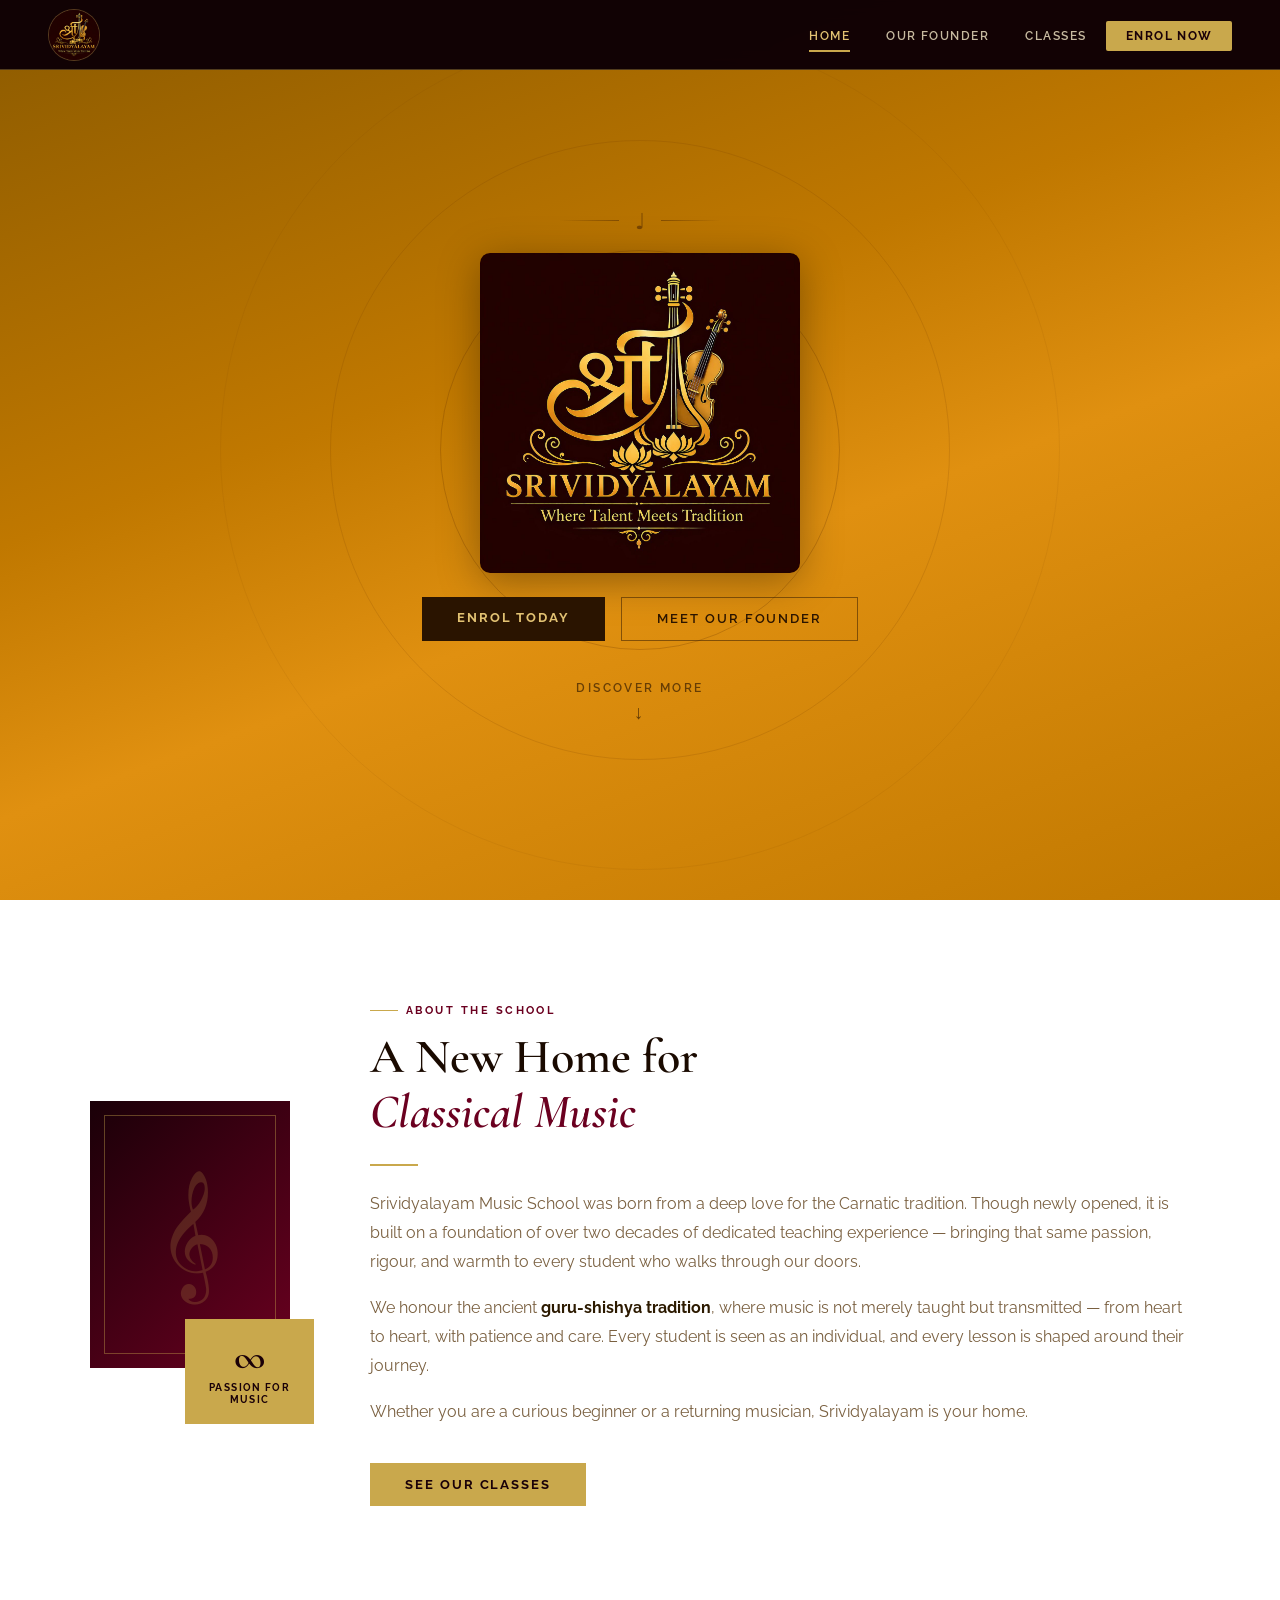
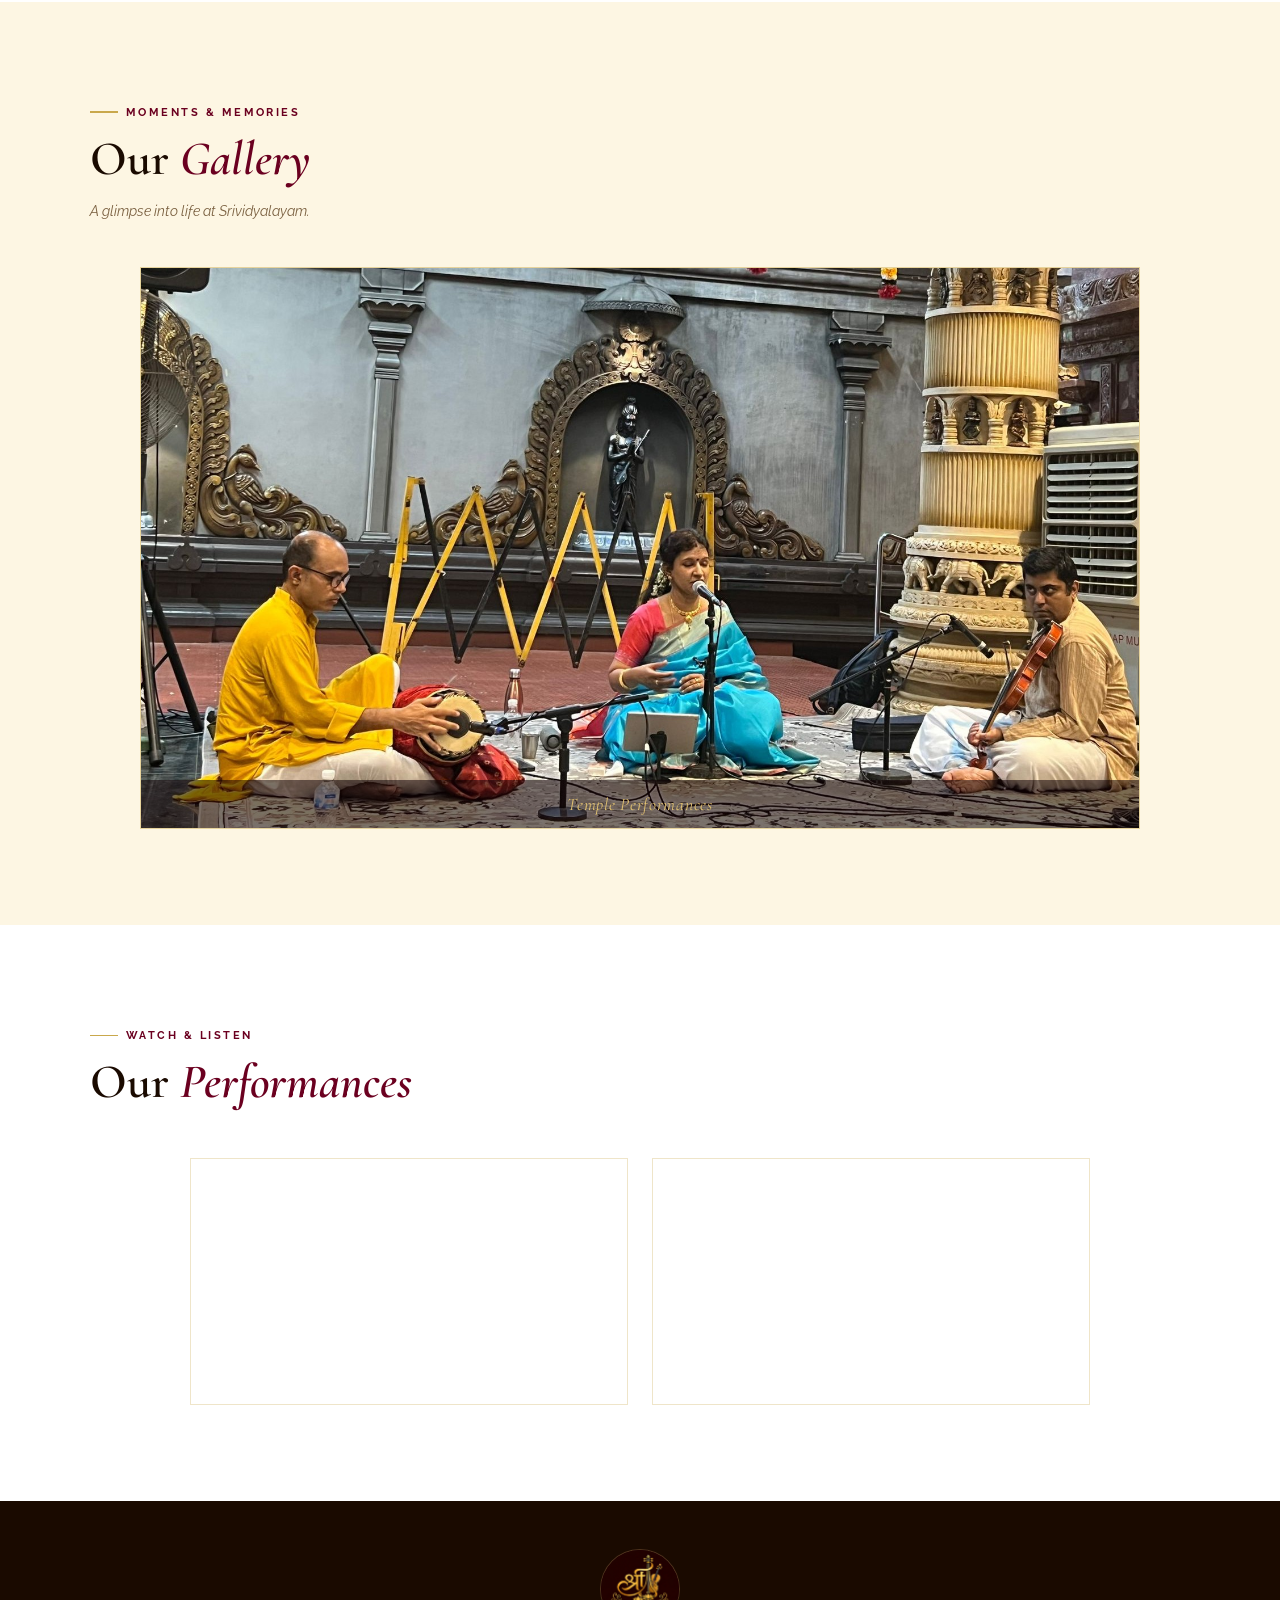
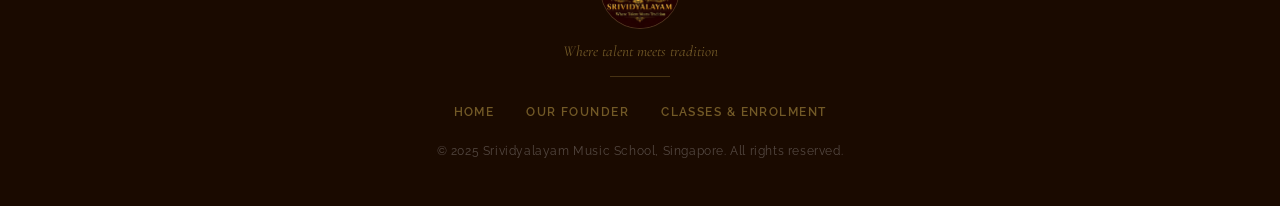
<file: srividyalayam/index.html>
<!DOCTYPE html>
<html lang="en">
<head>
  <meta charset="UTF-8" />
  <meta name="viewport" content="width=device-width, initial-scale=1.0" />
  <title>Srividyalayam Music School</title>
  <link rel="stylesheet" href="css/style.css" />
  <link rel="stylesheet" href="css/index.css" />
</head>
<body>

  <!-- NAV -->
  <nav>
    <a class="nav-logo" href="index.html">
      <img src="images/logo.jpg" alt="Srividyalayam Music School" />
    </a>
    <button class="nav-hamburger" aria-label="Toggle menu">
      <span></span><span></span><span></span>
    </button>
    <ul class="nav-links">
      <li><a href="index.html">Home</a></li>
      <li><a href="founder.html">Our Founder</a></li>
      <li><a href="classes.html">Classes</a></li>
      <li><a href="classes.html#enrol" class="nav-cta">Enrol Now</a></li>
    </ul>
  </nav>

  <!-- HERO -->
  <section id="hero">
    <div class="hero-ornament"></div>
    <div class="hero-ornament"></div>
    <div class="hero-ornament"></div>
    <div class="hero-content">
      <div class="hero-divider">
        <div class="hero-line"></div>
        <span>♩</span>
        <div class="hero-line right"></div>
      </div>
      <img src="images/logo.jpg" style="width: min(320px, 78vw); border-radius: 10px; display: block; margin: 0 auto 1.5rem auto; box-shadow: 0 8px 40px rgba(0,0,0,0.35);" />
      <div class="hero-btns">
        <a href="classes.html" class="btn-primary" style="background: #2A1400; color: var(--gold-light);">Enrol Today</a>
        <a href="founder.html" class="btn-ghost" style="color: #2A1400; border-color: rgba(42,20,0,0.5);">Meet Our Founder</a>
      </div>
      <div class="hero-discover">
        <span>Discover More</span>
        <span class="hero-discover-arrow">↓</span>
      </div>
    </div>
  </section>

  <!-- ABOUT -->
  <section id="about">
    <div class="section-inner">
      <div class="about-grid">
        <div class="about-visual reveal">
          <div class="about-frame">
            <span class="about-frame-icon">𝄞</span>
          </div>
          <div class="about-badge">
            <span class="about-badge-num">∞</span>
            <span class="about-badge-label">Passion for<br>Music</span>
          </div>
        </div>
        <div class="about-text reveal">
          <div class="section-badge"><span class="badge-line"></span>About the School</div>
          <h2 class="section-title">A New Home for<br><em>Classical Music</em></h2>
          <div class="about-divider"></div>
          <p>Srividyalayam Music School was born from a deep love for the Carnatic tradition. Though newly opened, it is built on a foundation of over two decades of dedicated teaching experience — bringing that same passion, rigour, and warmth to every student who walks through our doors.</p>
          <p>We honour the ancient <strong>guru-shishya tradition</strong>, where music is not merely taught but transmitted — from heart to heart, with patience and care. Every student is seen as an individual, and every lesson is shaped around their journey.</p>
          <p>Whether you are a curious beginner or a returning musician, Srividyalayam is your home.</p>
          <a href="classes.html" class="btn-primary" style="margin-top: 1.2rem;">See Our Classes</a>
        </div>
      </div>
    </div>
  </section>

  <!-- GALLERY -->
  <section id="gallery">
    <div class="section-inner">
      <div class="reveal">
        <div class="section-badge"><span class="badge-line"></span>Moments & Memories</div>
        <h2 class="section-title">Our <em>Gallery</em></h2>
        <p class="gallery-note">A glimpse into life at Srividyalayam.</p>
      </div>
      <div class="gallery-carousel reveal">
        <div class="gallery-slide active">
          <img src="images/photo6.jpg" alt="Temple Performances" />
          <div class="gallery-caption">Temple Performances</div>
        </div>
        <div class="gallery-slide">
          <img src="images/photo15.jpg" alt="Competition" />
          <div class="gallery-caption">Competitions</div>
        </div>
        <div class="gallery-slide">
          <img src="images/photo8.jpg" alt="Performances" />
          <div class="gallery-caption">Performances</div>
        </div>
        <div class="gallery-slide">
          <img src="images/photo1.jpg" alt="Temple Performances" />
          <div class="gallery-caption">Temple Performances</div>
        </div>
        <div class="gallery-slide">
          <img src="images/photo3.jpg" alt="Esplanade Concourse" />
          <div class="gallery-caption">Esplanade Concourse Performances</div>
        </div>
        <div class="gallery-slide">
          <img src="images/photo14.jpg" alt="Sifas Festival" />
          <div class="gallery-caption">Sifas Festival Concerts</div>
        </div>
        <div class="gallery-slide">
          <img src="images/photo2.jpg" alt="Temple Performances" />
          <div class="gallery-caption">Temple Performances</div>
        </div>
        <div class="gallery-slide">
          <img src="images/photo11.jpg" alt="Performances" />
          <div class="gallery-caption">Performances</div>
        </div>
        <div class="gallery-slide">
          <img src="images/photo10.jpg" alt="Temple Performances" />
          <div class="gallery-caption">Temple Performances</div>
        </div>
        <div class="gallery-slide">
          <img src="images/photo4.jpg" alt="Sifas Festival" />
          <div class="gallery-caption">Sifas Festival Concerts</div>
        </div>
        <div class="gallery-slide">
          <img src="images/photo12.jpg" alt="Performances" />
          <div class="gallery-caption">Performances</div>
        </div>
        <div class="gallery-slide">
          <img src="images/photo9.jpg" alt="Esplanade Concourse" />
          <div class="gallery-caption">Esplanade Concourse Performances</div>
        </div>
        <div class="gallery-slide">
          <img src="images/photo16.jpg" alt="Competition" />
          <div class="gallery-caption">Competitions</div>
        </div>
        <div class="gallery-slide">
          <img src="images/photo7.jpg" alt="Temple Performances" />
          <div class="gallery-caption">Temple Performances</div>
        </div>
        <div class="gallery-slide">
          <img src="images/photo13.jpg" alt="Performances" />
          <div class="gallery-caption">Performances</div>
        </div>

        <!-- Dots hidden via CSS -->
        <div class="gallery-dots">
          <span class="gallery-dot active"></span>
          <span class="gallery-dot"></span>
          <span class="gallery-dot"></span>
          <span class="gallery-dot"></span>
          <span class="gallery-dot"></span>
          <span class="gallery-dot"></span>
          <span class="gallery-dot"></span>
          <span class="gallery-dot"></span>
          <span class="gallery-dot"></span>
          <span class="gallery-dot"></span>
          <span class="gallery-dot"></span>
          <span class="gallery-dot"></span>
          <span class="gallery-dot"></span>
          <span class="gallery-dot"></span>
          <span class="gallery-dot"></span>
        </div>
      </div>
    </div>
  </section>

<!-- VIDEOS -->
  <section id="videos">
    <div class="section-inner">
      <div class="reveal">
        <div class="section-badge"><span class="badge-line"></span>Watch & Listen</div>
        <h2 class="section-title">Our <em>Performances</em></h2>
      </div>
      <div class="videos-layout reveal">

        <!-- TOP ROW: 2 videos side by side -->
        <div class="videos-grid">
          <div class="video-wrap">
            <iframe
              src="https://www.youtube.com/embed/YWDP9PdljQ0"
              title="Performance 1"
              allow="accelerometer; autoplay; clipboard-write; encrypted-media; gyroscope; picture-in-picture"
              allowfullscreen>
            </iframe>
          </div>
          <div class="video-wrap">
            <iframe
              src="https://www.youtube.com/embed/4GxZc8aZ8hA"
              title="Performance 2"
              allow="accelerometer; autoplay; clipboard-write; encrypted-media; gyroscope; picture-in-picture"
              allowfullscreen>
            </iframe>
          </div>
        </div>


      </div>
    </div>
  </section>

  <!-- FOOTER -->
  <footer>
    <div class="footer-inner">
      <div class="footer-logo"><img src="images/logo.jpg" alt="Srividyalayam" style="height:80px;width:80px;object-fit:contain;border-radius:50%;border:1px solid rgba(201,168,76,0.3);background:var(--crimson-deep);"></div>
      <div class="footer-tagline">Where talent meets tradition</div>
      <div class="footer-divider"></div>
      <ul class="footer-links">
        <li><a href="index.html">Home</a></li>
        <li><a href="founder.html">Our Founder</a></li>
        <li><a href="classes.html">Classes & Enrolment</a></li>
      </ul>
      <p class="footer-copy">© 2025 Srividyalayam Music School, Singapore. All rights reserved.</p>
    </div>
  </footer>

  <script src="js/main.js"></script>
</body>
</html>
</file>
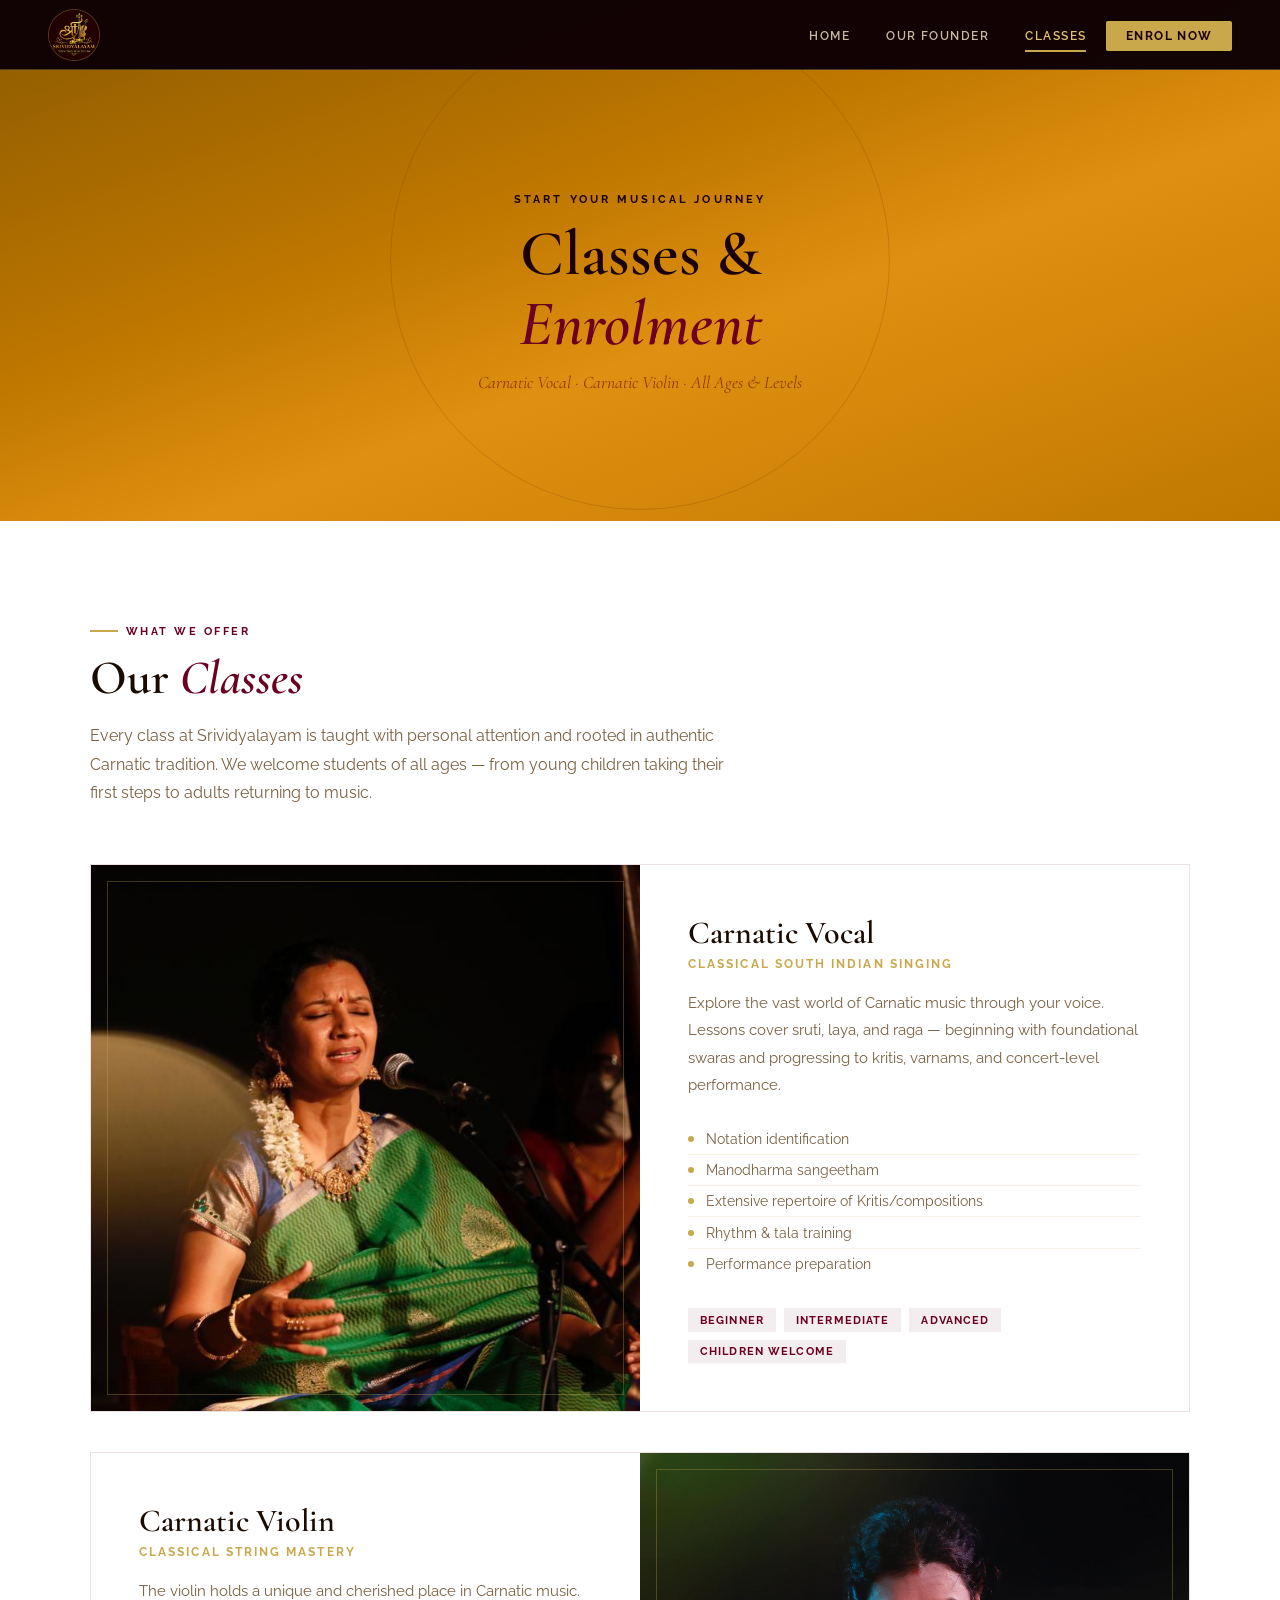
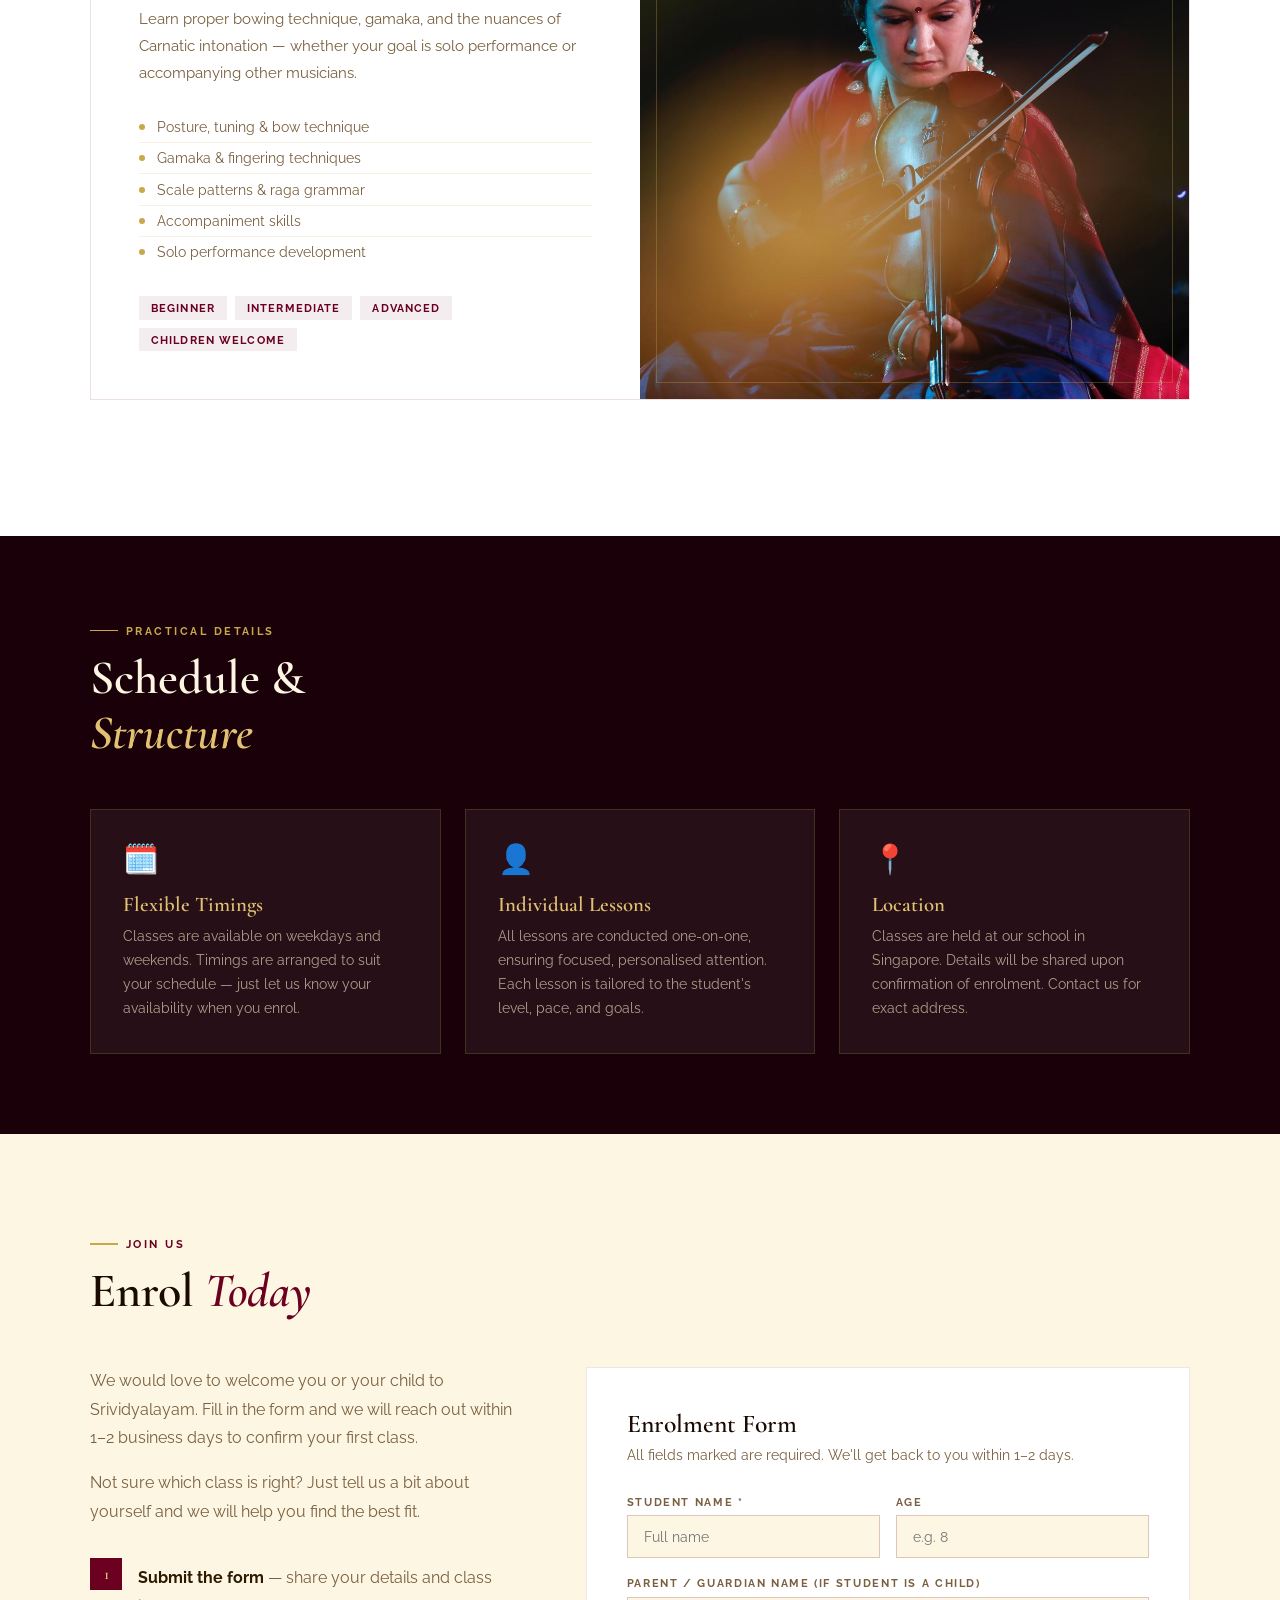
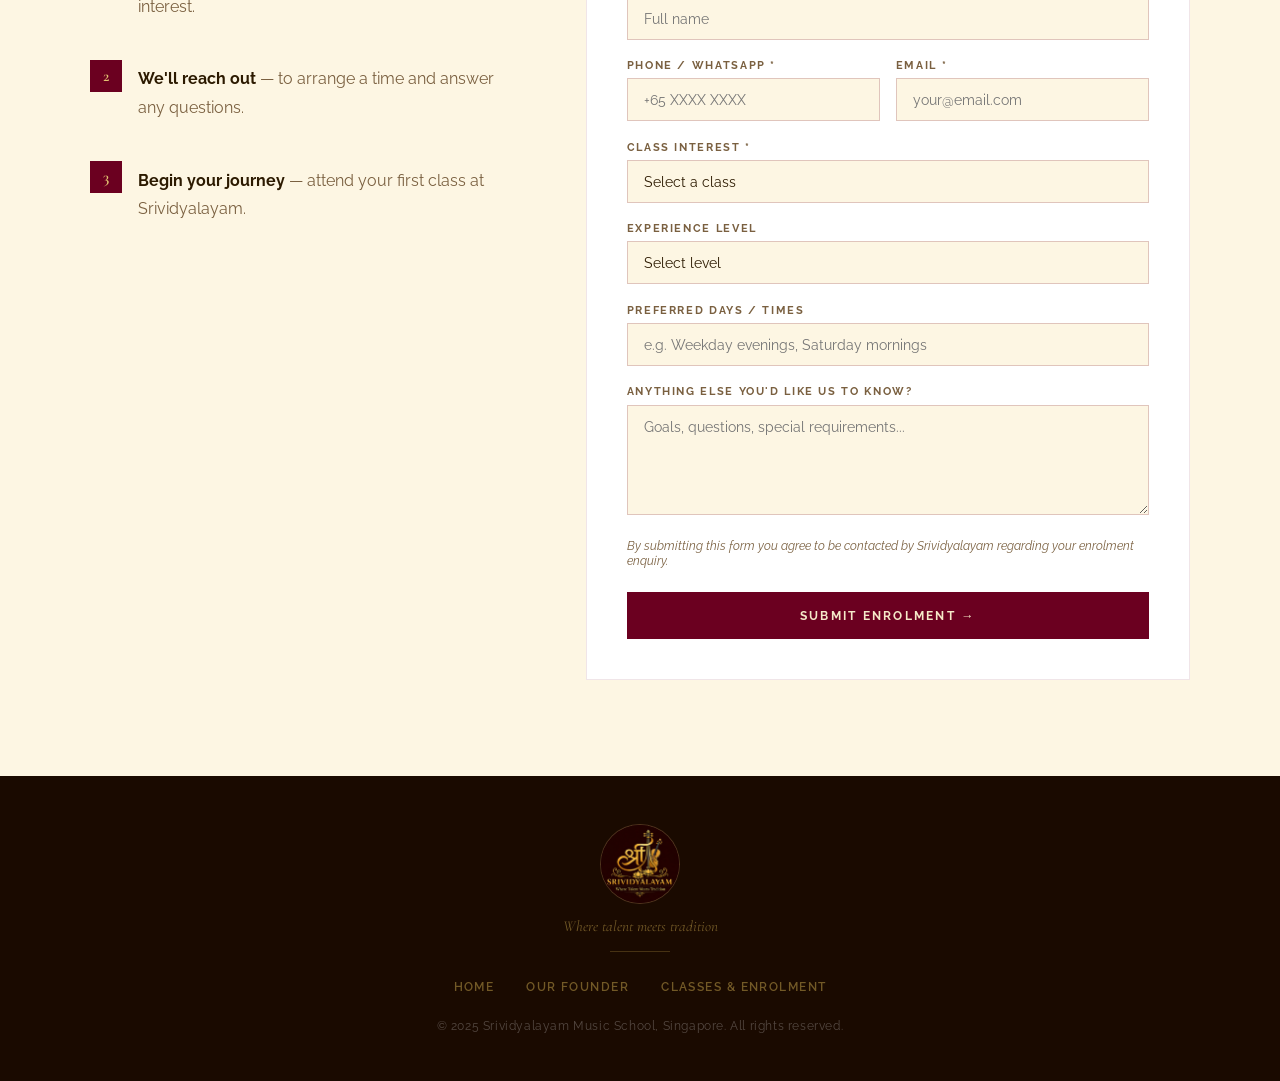
<file: srividyalayam/classes.html>
<!DOCTYPE html>
<html lang="en">
<head>
  <meta charset="UTF-8" />
  <meta name="viewport" content="width=device-width, initial-scale=1.0" />
  <title>Classes & Enrolment — Srividyalayam Music School</title>
  <link rel="stylesheet" href="css/style.css" />
  <link rel="stylesheet" href="css/classes.css" />
</head>
<body>

  <!-- NAV -->
  <nav>
    <a class="nav-logo" href="index.html">
      <img src="images/logo.jpg" alt="Srividyalayam Music School" />
    </a>
    <button class="nav-hamburger" aria-label="Toggle menu">
      <span></span><span></span><span></span>
    </button>
    <ul class="nav-links">
      <li><a href="index.html">Home</a></li>
      <li><a href="founder.html">Our Founder</a></li>
      <li><a href="classes.html">Classes</a></li>
      <li><a href="classes.html#enrol" class="nav-cta">Enrol Now</a></li>
    </ul>
  </nav>

  <!-- PAGE HERO -->
  <div class="page-hero">
    <span class="page-hero-label">Start Your Musical Journey</span>
    <h1 class="page-hero-title">Classes &<br><em>Enrolment</em></h1>
    <p class="page-hero-sub">Carnatic Vocal · Carnatic Violin · All Ages & Levels</p>
  </div>

  <!-- CLASSES -->
  <section id="classes">
    <div class="section-inner">
      <div class="reveal">
        <div class="section-badge"><span class="badge-line"></span>What We Offer</div>
        <h2 class="section-title">Our <em>Classes</em></h2>
        <p class="classes-intro">Every class at Srividyalayam is taught with personal attention and rooted in authentic Carnatic tradition. We welcome students of all ages — from young children taking their first steps to adults returning to music.</p>
      </div>

      <!-- VOCAL -->
      <div class="class-block reveal">
        <div class="class-visual">
          <img src="images/vocal.jpg" alt="Carnatic Vocal" style="width:100%;height:100%;object-fit:cover;">
        </div>
        <div class="class-info">
          <div class="class-name">Carnatic Vocal</div>
          <span class="class-sub">Classical South Indian Singing</span>
          <p class="class-desc">Explore the vast world of Carnatic music through your voice. Lessons cover sruti, laya, and raga — beginning with foundational swaras and progressing to kritis, varnams, and concert-level performance.</p>
          <ul class="class-features">
            <li><span class="feat-dot"></span>Notation identification</li>
            <li><span class="feat-dot"></span>Manodharma sangeetham</li>
            <li><span class="feat-dot"></span>Extensive repertoire of Kritis/compositions</li>
            <li><span class="feat-dot"></span>Rhythm & tala training</li>
            <li><span class="feat-dot"></span>Performance preparation</li>
          </ul>
          <div class="level-tags">
            <span class="level-tag">Beginner</span>
            <span class="level-tag">Intermediate</span>
            <span class="level-tag">Advanced</span>
            <span class="level-tag">Children Welcome</span>
          </div>
        </div>
      </div>

      <!-- VIOLIN -->
      <div class="class-block reverse reveal">
        <div class="class-visual">
          <img src="images/violin.jpg" alt="Carnatic Violin" style="width:100%;height:100%;object-fit:cover;"> 
        </div>
        <div class="class-info">
          <div class="class-name">Carnatic Violin</div>
          <span class="class-sub">Classical String Mastery</span>
          <p class="class-desc">The violin holds a unique and cherished place in Carnatic music. Learn proper bowing technique, gamaka, and the nuances of Carnatic intonation — whether your goal is solo performance or accompanying other musicians.</p>
          <ul class="class-features">
            <li><span class="feat-dot"></span>Posture, tuning & bow technique</li>
            <li><span class="feat-dot"></span>Gamaka & fingering techniques</li>
            <li><span class="feat-dot"></span>Scale patterns & raga grammar</li>
            <li><span class="feat-dot"></span>Accompaniment skills</li>
            <li><span class="feat-dot"></span>Solo performance development</li>
          </ul>
          <div class="level-tags">
            <span class="level-tag">Beginner</span>
            <span class="level-tag">Intermediate</span>
            <span class="level-tag">Advanced</span>
            <span class="level-tag">Children Welcome</span>
          </div>
        </div>
      </div>
    </div>
  </section>

  <!-- SCHEDULE INFO -->
  <section id="schedule">
    <div class="section-inner">
      <div class="reveal">
        <div class="section-badge"><span class="badge-line"></span>Practical Details</div>
        <h2 class="section-title">Schedule &<br><em>Structure</em></h2>
      </div>
      <div class="schedule-grid">
        <div class="schedule-card reveal">
          <span class="schedule-card-icon">🗓️</span>
          <div class="schedule-card-title">Flexible Timings</div>
          <p class="schedule-card-text">Classes are available on weekdays and weekends. Timings are arranged to suit your schedule — just let us know your availability when you enrol.</p>
        </div>
        <div class="schedule-card reveal" style="transition-delay: 0.1s">
          <span class="schedule-card-icon">👤</span>
          <div class="schedule-card-title">Individual Lessons</div>
          <p class="schedule-card-text">All lessons are conducted one-on-one, ensuring focused, personalised attention. Each lesson is tailored to the student's level, pace, and goals.</p>
        </div>
        <div class="schedule-card reveal" style="transition-delay: 0.2s">
          <span class="schedule-card-icon">📍</span>
          <div class="schedule-card-title">Location</div>
          <p class="schedule-card-text">Classes are held at our school in Singapore. Details will be shared upon confirmation of enrolment. Contact us for exact address.</p>
        </div>
      </div>
    </div>
  </section>

  <!-- ENROLMENT FORM -->
  <section id="enrol">
    <div class="section-inner">
      <div class="reveal">
        <div class="section-badge"><span class="badge-line"></span>Join Us</div>
        <h2 class="section-title">Enrol <em>Today</em></h2>
      </div>
      <div class="enrol-wrap" style="margin-top: 3rem;">

        <div class="enrol-intro reveal">
          <p>We would love to welcome you or your child to Srividyalayam. Fill in the form and we will reach out within 1–2 business days to confirm your first class.</p>
          <p>Not sure which class is right? Just tell us a bit about yourself and we will help you find the best fit.</p>
          <ul class="steps">
            <li>
              <div class="step-num">1</div>
              <p class="step-text"><strong>Submit the form</strong> — share your details and class interest.</p>
            </li>
            <li>
              <div class="step-num">2</div>
              <p class="step-text"><strong>We'll reach out</strong> — to arrange a time and answer any questions.</p>
            </li>
            <li>
              <div class="step-num">3</div>
              <p class="step-text"><strong>Begin your journey</strong> — attend your first class at Srividyalayam.</p>
            </li>
          </ul>
        </div>

        <div class="enrol-form reveal">
          <div class="form-heading">Enrolment Form</div>
          <p class="form-sub">All fields marked are required. We'll get back to you within 1–2 days.</p>

          <div id="enrol-form-inner">
            <div class="form-row">
              <div class="form-group">
                <label>Student Name *</label>
                <input type="text" id="e-name" placeholder="Full name" />
              </div>
              <div class="form-group">
                <label>Age</label>
                <input type="number" id="e-age" placeholder="e.g. 8" min="3" max="99" />
              </div>
            </div>
            <div class="form-group">
              <label>Parent / Guardian Name (if student is a child)</label>
              <input type="text" id="e-parent" placeholder="Full name" />
            </div>
            <div class="form-row">
              <div class="form-group">
                <label>Phone / WhatsApp *</label>
                <input type="tel" id="e-phone" placeholder="+65 XXXX XXXX" />
              </div>
              <div class="form-group">
                <label>Email *</label>
                <input type="email" id="e-email" placeholder="your@email.com" />
              </div>
            </div>
            <div class="form-group">
              <label>Class Interest *</label>
              <select id="e-class">
                <option value="">Select a class</option>
                <option value="vocal">Carnatic Vocal</option>
                <option value="violin">Carnatic Violin</option>
                <option value="both">Both (Vocal & Violin)</option>
                <option value="unsure">Not sure — help me decide</option>
              </select>
            </div>
            <div class="form-group">
              <label>Experience Level</label>
              <select id="e-level">
                <option value="">Select level</option>
                <option value="none">Complete beginner — no prior music background</option>
                <option value="beginner">Beginner — some basic knowledge</option>
                <option value="intermediate">Intermediate — a few years of learning</option>
                <option value="advanced">Advanced — significant experience</option>
              </select>
            </div>
            <div class="form-group">
              <label>Preferred Days / Times</label>
              <input type="text" id="e-timing" placeholder="e.g. Weekday evenings, Saturday mornings" />
            </div>
            <div class="form-group">
              <label>Anything else you'd like us to know?</label>
              <textarea id="e-notes" placeholder="Goals, questions, special requirements..."></textarea>
            </div>
            <p class="form-note">By submitting this form you agree to be contacted by Srividyalayam regarding your enrolment enquiry.</p>
            <button class="form-submit" onclick="submitEnrolForm()">Submit Enrolment →</button>
          </div>

          <div class="form-success" id="enrol-success">
            🎵 Thank you for enrolling with Srividyalayam!<br><br>
            We have received your details and will be in touch within 1–2 days to confirm your first class.<br><br>
            <em>Where talent meets tradition.</em>
          </div>
        </div>

      </div>
    </div>
  </section>

  <!-- FOOTER -->
  <footer>
    <div class="footer-inner">
      <div class="footer-logo"><img src="images/logo.jpg" alt="Srividyalayam" style="height:80px;width:80px;object-fit:contain;border-radius:50%;border:1px solid rgba(201,168,76,0.3);background:var(--crimson-deep);"></div>
      <div class="footer-tagline">Where talent meets tradition</div>
      <div class="footer-divider"></div>
      <ul class="footer-links">
        <li><a href="index.html">Home</a></li>
        <li><a href="founder.html">Our Founder</a></li>
        <li><a href="classes.html">Classes & Enrolment</a></li>
      </ul>
      <p class="footer-copy">© 2025 Srividyalayam Music School, Singapore. All rights reserved.</p>
    </div>
  </footer>

  <script src="js/main.js"></script>
  <script>
    function submitEnrolForm() {
      const name  = document.getElementById('e-name').value.trim();
      const phone = document.getElementById('e-phone').value.trim();
      const email = document.getElementById('e-email').value.trim();
      const cls   = document.getElementById('e-class').value;

      if (!name || !phone || !email || !cls) {
        alert('Please fill in all required fields (name, phone, email, class interest).');
        return;
      }

      document.getElementById('enrol-form-inner').style.display = 'none';
      document.getElementById('enrol-success').style.display = 'block';
    }
  </script>
</body>
</html>
</file>
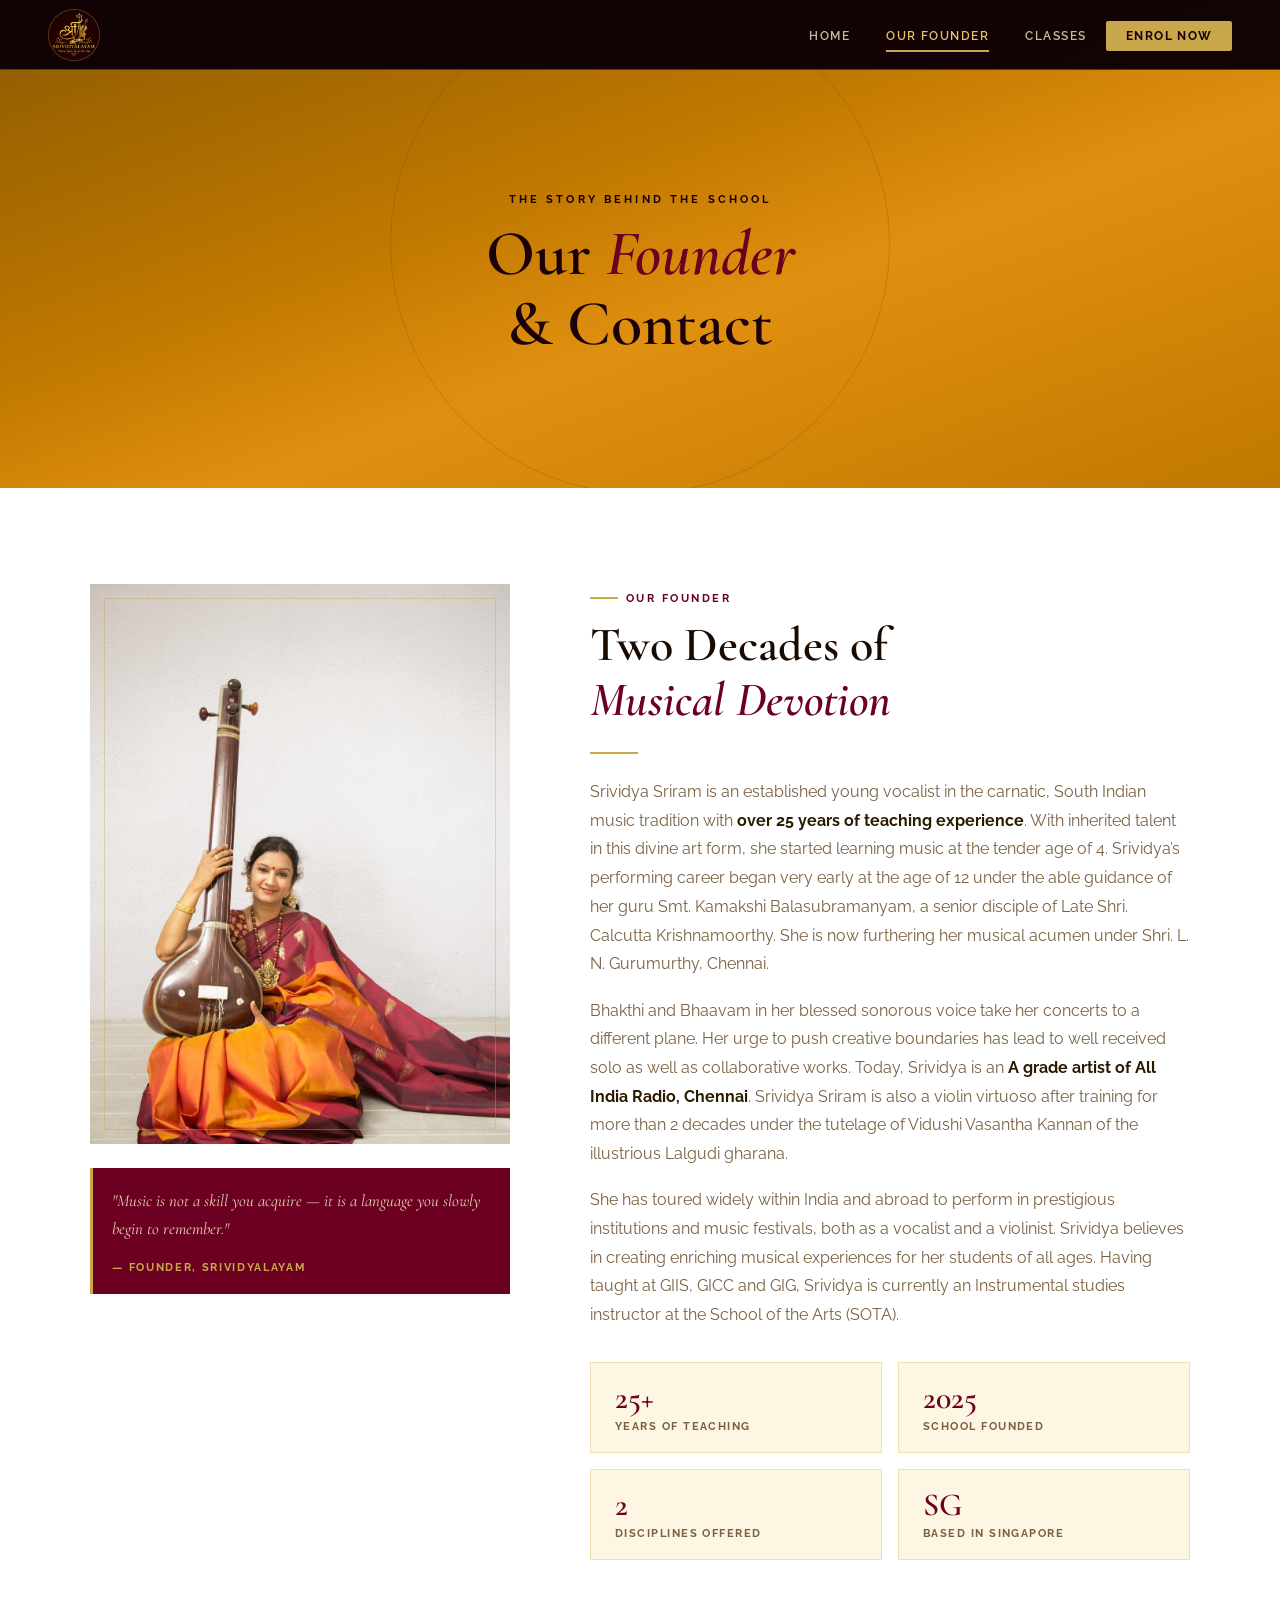
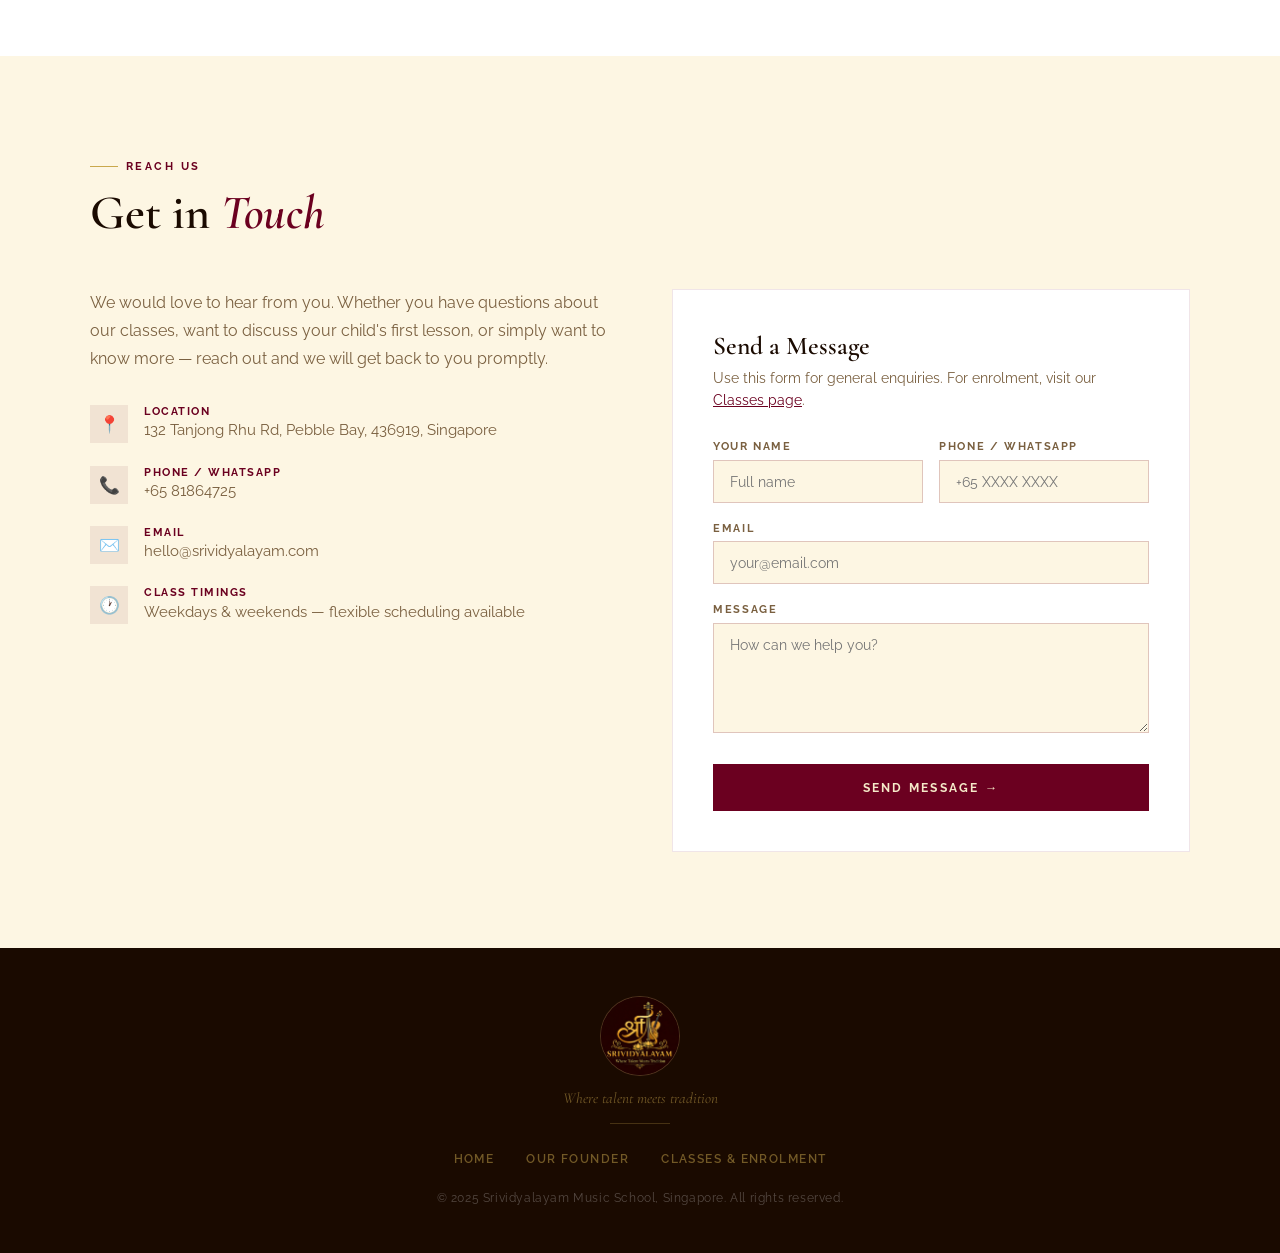
<file: srividyalayam/founder.html>
<!DOCTYPE html>
<html lang="en">
<head>
  <meta charset="UTF-8" />
  <meta name="viewport" content="width=device-width, initial-scale=1.0" />
  <title>Our Founder — Srividyalayam Music School</title>
  <link rel="stylesheet" href="css/style.css" />
  <link rel="stylesheet" href="css/founder.css" />
</head>
<body>

  <!-- NAV -->
  <nav>
    <a class="nav-logo" href="index.html">
      <img src="images/logo.jpg" alt="Srividyalayam Music School" />
    </a>
    <button class="nav-hamburger" aria-label="Toggle menu">
      <span></span><span></span><span></span>
    </button>
    <ul class="nav-links">
      <li><a href="index.html">Home</a></li>
      <li><a href="founder.html">Our Founder</a></li>
      <li><a href="classes.html">Classes</a></li>
      <li><a href="classes.html#enrol" class="nav-cta">Enrol Now</a></li>
    </ul>
  </nav>

  <!-- PAGE HERO -->
  <div class="page-hero">
    <span class="page-hero-label">The Story Behind the School</span>
    <h1 class="page-hero-title">Our <em>Founder</em><br>& Contact</h1>
  </div>

  <!-- FOUNDER STORY -->
  <section id="founder-story">
    <div class="section-inner">
      <div class="founder-grid">

        <div class="founder-photo-wrap reveal">
          <div class="founder-photo">
          <img src="images/founder.jpg" alt="Founder name" style="width:100%;height:100%;object-fit:cover;"> 
    
          </div>
          <div class="founder-quote-card">
            <p class="founder-quote-text">"Music is not a skill you acquire — it is a language you slowly begin to remember."</p>
            <span class="founder-quote-attr">— Founder, Srividyalayam</span>
          </div>
        </div>

        <div class="founder-body reveal">
          <div class="section-badge"><span class="badge-line"></span>Our Founder</div>
          <h2 class="section-title">Two Decades of<br><em>Musical Devotion</em></h2>
          <div class="founder-divider"></div>
          
          <p>Srividya Sriram is an established young vocalist in the carnatic, South Indian music tradition with <strong>over 25 years of teaching experience</strong>. With inherited talent in this divine art form, she started learning music at the tender age of 4. Srividya’s performing career began very early at the age of 12 
            under the able guidance of her guru Smt. Kamakshi Balasubramanyam, a senior disciple of Late Shri. Calcutta Krishnamoorthy. She is now furthering her musical acumen under Shri. L. N. Gurumurthy, Chennai.</p>

        <p>Bhakthi and Bhaavam in her blessed sonorous voice take her concerts to a different plane. Her urge to push creative boundaries has lead to well received solo as well as collaborative works. Today, Srividya is an <strong>A grade artist of All India Radio, Chennai</strong>.
        Srividya Sriram is also a violin virtuoso after training for more than 2 decades under the tutelage of Vidushi Vasantha Kannan of the illustrious Lalgudi gharana.</p>
        
        <p>She has toured widely within India and abroad to perform in prestigious institutions and music festivals, both as a vocalist and a violinist.
        Srividya believes in creating enriching musical experiences for her students of all ages. Having taught at GIIS, GICC and GIG, Srividya is currently an Instrumental studies instructor at the School of the Arts (SOTA).</p>

          <div class="founder-highlights">
            <div class="highlight-item">
              <span class="highlight-num">25+</span>
              <span class="highlight-label">Years of Teaching</span>
            </div>
            <div class="highlight-item">
              <span class="highlight-num">2025</span>
              <span class="highlight-label">School Founded</span>
            </div>
            <div class="highlight-item">
              <span class="highlight-num">2</span>
              <span class="highlight-label">Disciplines Offered</span>
            </div>
            <div class="highlight-item">
              <span class="highlight-num">SG</span>
              <span class="highlight-label">Based in Singapore</span>
            </div>
          </div>
        </div>

      </div>
    </div>
  </section>

  <!-- CONTACT -->
  <section id="contact">
    <div class="section-inner">
      <div class="reveal">
        <div class="section-badge"><span class="badge-line"></span>Reach Us</div>
        <h2 class="section-title">Get in <em>Touch</em></h2>
      </div>
      <div class="contact-grid" style="margin-top: 3rem;">

        <div class="reveal">
          <p class="contact-info-text">We would love to hear from you. Whether you have questions about our classes, want to discuss your child's first lesson, or simply want to know more — reach out and we will get back to you promptly.</p>
          <ul class="contact-details">
            <li>
              <span class="contact-icon">📍</span>
              <div>
                <span class="contact-detail-label">Location</span>
                132 Tanjong Rhu Rd, Pebble Bay, 436919, Singapore
              </div>
            </li>
            <li>
              <span class="contact-icon">📞</span>
              <div>
                <span class="contact-detail-label">Phone / WhatsApp</span>
                +65 81864725
              </div>
            </li>
            <li>
              <span class="contact-icon">✉️</span>
              <div>
                <span class="contact-detail-label">Email</span>
                hello@srividyalayam.com
              </div>
            </li>
            <li>
              <span class="contact-icon">🕐</span>
              <div>
                <span class="contact-detail-label">Class Timings</span>
                Weekdays & weekends — flexible scheduling available
              </div>
            </li>
          </ul>
        </div>

        <div class="contact-form-wrap reveal">
          <div class="form-heading">Send a Message</div>
          <p class="form-sub">Use this form for general enquiries. For enrolment, visit our <a href="classes.html" style="color: var(--crimson);">Classes page</a>.</p>

          <div id="contact-form">
            <div class="form-row">
              <div class="form-group">
                <label>Your Name</label>
                <input type="text" id="c-name" placeholder="Full name" />
              </div>
              <div class="form-group">
                <label>Phone / WhatsApp</label>
                <input type="tel" id="c-phone" placeholder="+65 XXXX XXXX" />
              </div>
            </div>
            <div class="form-group">
              <label>Email</label>
              <input type="email" id="c-email" placeholder="your@email.com" />
            </div>
            <div class="form-group">
              <label>Message</label>
              <textarea id="c-message" placeholder="How can we help you?"></textarea>
            </div>
            <button class="form-submit" onclick="submitContactForm()">Send Message →</button>
          </div>
          <div class="form-success" id="contact-success">
            Thank you for reaching out!<br>We will be in touch shortly. ♩
          </div>
        </div>

      </div>
    </div>
  </section>

  <!-- FOOTER -->
  <footer>
    <div class="footer-inner">
      <div class="footer-logo"><img src="images/logo.jpg" alt="Srividyalayam" style="height:80px;width:80px;object-fit:contain;border-radius:50%;border:1px solid rgba(201,168,76,0.3);background:var(--crimson-deep);"></div>
      <div class="footer-tagline">Where talent meets tradition</div>
      <div class="footer-divider"></div>
      <ul class="footer-links">
        <li><a href="index.html">Home</a></li>
        <li><a href="founder.html">Our Founder</a></li>
        <li><a href="classes.html">Classes & Enrolment</a></li>
      </ul>
      <p class="footer-copy">© 2025 Srividyalayam Music School, Singapore. All rights reserved.</p>
    </div>
  </footer>

  <script src="js/main.js"></script>
  <script>
    function submitContactForm() {
      const name  = document.getElementById('c-name').value.trim();
      const email = document.getElementById('c-email').value.trim();
      if (!name || !email) {
        alert('Please fill in your name and email before submitting.');
        return;
      }
      document.getElementById('contact-form').style.display = 'none';
      document.getElementById('contact-success').style.display = 'block';
    }
  </script>
</body>
</html>
</file>
<file: srividyalayam/css/style.css>
/* =============================================
   SRIVIDYALAYAM — Shared Stylesheet
   ============================================= */

@import url('https://fonts.googleapis.com/css2?family=Cormorant+Garamond:ital,wght@0,400;0,500;0,600;1,400;1,600&family=Raleway:wght@300;400;500;600;700&display=swap');

*,
*::before,
*::after {
  margin: 0;
  padding: 0;
  box-sizing: border-box;
}

:root {
  --crimson: #6B0020;
  --crimson-light: #85002A;
  --crimson-deep: #1A0008;
  --gold: #C9A84C;
  --gold-light: #E2C272;
  --gold-pale: #F5E9C8;
  --cream: #FDF6E3;
  --dark: #1A0A00;
  --text: #2C1A00;
  --muted: #7A6040;
}

html {
  scroll-behavior: smooth;
}

body {
  font-family: 'Raleway', sans-serif;
  background: var(--cream);
  color: var(--text);
  overflow-x: hidden;
}

/* ---- NAV ---- */
nav {
  position: fixed;
  top: 0;
  left: 0;
  right: 0;
  z-index: 100;
  background: rgba(15, 0, 5, 0.98);
  backdrop-filter: blur(8px);
  display: flex;
  align-items: center;
  justify-content: space-between;
  padding: 0 3rem;
  height: 70px;
  border-bottom: 1px solid rgba(201, 168, 76, 0.35);
}

.nav-logo {
  display: flex;
  align-items: center;
  text-decoration: none;
}

.nav-logo img {
  height: 52px;
  width: 52px;
  object-fit: contain;
  border-radius: 50%;
  border: 1px solid rgba(201, 168, 76, 0.35);
  background: var(--crimson-deep);
}

.nav-links {
  display: flex;
  gap: 0.25rem;
  list-style: none;
}

.nav-links a {
  font-size: 0.76rem;
  font-weight: 600;
  letter-spacing: 0.12em;
  text-transform: uppercase;
  color: rgba(245, 233, 200, 0.8);
  text-decoration: none;
  padding: 0.5rem 1rem;
  transition: color 0.2s;
  position: relative;
}

.nav-links a:hover {
  color: var(--gold-light);
}

.nav-links a.active {
  color: var(--gold-light);
}

.nav-links a.active::after {
  content: '';
  position: absolute;
  bottom: -1px;
  left: 1rem;
  right: 1rem;
  height: 2px;
  background: var(--gold);
}

.nav-cta {
  background: var(--gold) !important;
  color: var(--crimson-deep) !important;
  border-radius: 2px;
  font-weight: 700 !important;
  padding: 0.5rem 1.2rem !important;
}

.nav-cta:hover {
  background: var(--gold-light) !important;
}

.nav-cta.active::after {
  display: none;
}

/* Hamburger */
.nav-hamburger {
  display: none;
  flex-direction: column;
  gap: 5px;
  cursor: pointer;
  background: none;
  border: none;
  padding: 4px;
}

.nav-hamburger span {
  display: block;
  width: 24px;
  height: 2px;
  background: var(--gold-light);
  transition: all 0.3s;
}

/* ---- SHARED UTILITIES ---- */
.section-inner {
  max-width: 1100px;
  margin: 0 auto;
}

.section-badge {
  display: inline-flex;
  align-items: center;
  gap: 0.5rem;
  font-size: 0.7rem;
  font-weight: 700;
  letter-spacing: 0.22em;
  text-transform: uppercase;
  color: var(--crimson);
  margin-bottom: 0.8rem;
}

.badge-line {
  width: 28px;
  height: 1.5px;
  background: var(--gold);
  display: inline-block;
}

.section-title {
  font-family: 'Cormorant Garamond', serif;
  font-size: clamp(2rem, 4vw, 3rem);
  font-weight: 600;
  color: var(--dark);
  line-height: 1.15;
  margin-bottom: 1rem;
}

.section-title em {
  font-style: italic;
  color: var(--crimson);
}

.btn-primary {
  background: var(--gold);
  color: var(--crimson-deep);
  padding: 0.85rem 2.2rem;
  font-family: 'Raleway', sans-serif;
  font-size: 0.8rem;
  font-weight: 700;
  letter-spacing: 0.15em;
  text-transform: uppercase;
  border: none;
  cursor: pointer;
  text-decoration: none;
  display: inline-block;
  transition: background 0.2s, transform 0.15s;
  border-radius: 0;
}

.btn-primary:hover {
  background: var(--gold-light);
  transform: translateY(-1px);
}

.btn-ghost {
  background: transparent;
  color: var(--gold-light);
  padding: 0.85rem 2.2rem;
  font-family: 'Raleway', sans-serif;
  font-size: 0.8rem;
  font-weight: 600;
  letter-spacing: 0.15em;
  text-transform: uppercase;
  border: 1px solid rgba(201, 168, 76, 0.5);
  cursor: pointer;
  text-decoration: none;
  display: inline-block;
  transition: border-color 0.2s, color 0.2s;
}

.btn-ghost:hover {
  border-color: var(--gold);
  color: var(--gold);
}

/* ---- REVEAL ANIMATION ---- */
.reveal {
  opacity: 0;
  transform: translateY(28px);
  transition: opacity 0.65s ease, transform 0.65s ease;
}

.reveal.visible {
  opacity: 1;
  transform: none;
}

/* ---- PAGE HERO (founder + classes pages) ---- */
.page-hero {
  background: linear-gradient(160deg, #8B5A00 0%, #C07800 40%, #E09010 60%, #C07800 100%);
  padding: 12rem 2rem 8rem;
  text-align: center;
  position: relative;
  overflow: hidden;
}

.page-hero::before {
  content: '';
  position: absolute;
  width: 500px;
  height: 500px;
  border-radius: 50%;
  border: 1px solid rgba(100, 50, 0, 0.2);
  top: 50%;
  left: 50%;
  transform: translate(-50%, -50%);
  pointer-events: none;
}

.page-hero-label {
  font-size: 0.7rem;
  font-weight: 700;
  letter-spacing: 0.28em;
  text-transform: uppercase;
  color: var(--crimson-deep);
  margin-bottom: 0.8rem;
  display: block;
  position: relative;
  z-index: 2;
}

.page-hero-title {
  font-family: 'Cormorant Garamond', serif;
  font-size: clamp(2.4rem, 5vw, 4rem);
  font-weight: 600;
  color: var(--crimson-deep);
  line-height: 1.1;
  position: relative;
  z-index: 2;
}

.page-hero-title em {
  font-style: italic;
  color: var(--crimson);
}

.page-hero-sub {
  font-family: 'Cormorant Garamond', serif;
  font-size: 1.1rem;
  font-style: italic;
  color: rgba(92, 0, 0, 0.6);
  margin-top: 0.75rem;
  position: relative;
  z-index: 2;
}

/* ---- SHARED FORM STYLES ---- */
.form-heading {
  font-family: 'Cormorant Garamond', serif;
  font-size: 1.6rem;
  font-weight: 600;
  color: var(--dark);
  margin-bottom: 0.4rem;
}

.form-sub {
  font-size: 0.85rem;
  color: var(--muted);
  margin-bottom: 1.8rem;
  line-height: 1.6;
}

.form-group {
  margin-bottom: 1.2rem;
}

.form-group label {
  display: block;
  font-size: 0.68rem;
  font-weight: 700;
  letter-spacing: 0.15em;
  text-transform: uppercase;
  color: var(--muted);
  margin-bottom: 0.4rem;
}

.form-group input,
.form-group select,
.form-group textarea {
  width: 100%;
  padding: 0.75rem 1rem;
  border: 1px solid rgba(107, 0, 32, 0.2);
  background: var(--cream);
  font-family: 'Raleway', sans-serif;
  font-size: 0.9rem;
  color: var(--text);
  outline: none;
  transition: border-color 0.2s;
  border-radius: 0;
  appearance: none;
}

.form-group input:focus,
.form-group select:focus,
.form-group textarea:focus {
  border-color: var(--crimson);
}

.form-group textarea {
  resize: vertical;
  min-height: 110px;
}

.form-row {
  display: grid;
  grid-template-columns: 1fr 1fr;
  gap: 1rem;
}

.form-submit {
  width: 100%;
  background: var(--crimson);
  color: var(--gold-pale);
  border: none;
  padding: 1rem;
  font-family: 'Raleway', sans-serif;
  font-size: 0.78rem;
  font-weight: 700;
  letter-spacing: 0.18em;
  text-transform: uppercase;
  cursor: pointer;
  transition: background 0.2s;
  border-radius: 0;
  margin-top: 0.5rem;
}

.form-submit:hover {
  background: var(--crimson-deep);
}

.form-success {
  display: none;
  text-align: center;
  padding: 2rem;
  font-family: 'Cormorant Garamond', serif;
  font-size: 1.2rem;
  color: var(--crimson);
  font-style: italic;
}

.form-note {
  font-size: 0.78rem;
  color: var(--muted);
  font-style: italic;
  margin-bottom: 1rem;
}

/* ---- FOOTER ---- */
footer {
  background: var(--dark);
  padding: 3rem 2rem;
  text-align: center;
}

.footer-inner {
  max-width: 1100px;
  margin: 0 auto;
}

.footer-logo {
  font-family: 'Cormorant Garamond', serif;
  font-size: 1.6rem;
  font-weight: 600;
  color: var(--gold-light);
  margin-bottom: 0.4rem;
}

.footer-tagline {
  font-family: 'Cormorant Garamond', serif;
  font-style: italic;
  color: rgba(201, 168, 76, 0.5);
  font-size: 0.95rem;
  margin-bottom: 1rem;
}

.footer-links {
  display: flex;
  gap: 2rem;
  justify-content: center;
  list-style: none;
  margin-bottom: 1.5rem;
}

.footer-links a {
  font-size: 0.75rem;
  font-weight: 600;
  letter-spacing: 0.12em;
  text-transform: uppercase;
  color: rgba(201, 168, 76, 0.5);
  text-decoration: none;
  transition: color 0.2s;
}

.footer-links a:hover {
  color: var(--gold);
}

.footer-divider {
  width: 60px;
  height: 1px;
  background: rgba(201, 168, 76, 0.25);
  margin: 0 auto 1.5rem;
}

.footer-copy {
  font-size: 0.75rem;
  color: rgba(255, 255, 255, 0.25);
  letter-spacing: 0.05em;
}

/* ---- RESPONSIVE ---- */
@media (max-width: 768px) {
  nav {
    padding: 0 1.5rem;
  }

  .nav-hamburger {
    display: flex;
  }

  .nav-links {
    display: none;
    position: absolute;
    top: 70px;
    left: 0;
    right: 0;
    background: var(--crimson-deep);
    flex-direction: column;
    padding: 1rem 0;
    border-bottom: 1px solid rgba(201, 168, 76, 0.3);
  }

  .nav-links.open {
    display: flex;
  }

  .nav-links a {
    padding: 0.85rem 2rem;
  }

  .nav-links a.active::after {
    display: none;
  }

  .form-row {
    grid-template-columns: 1fr;
  }

  .page-hero {
    padding: 9rem 2rem 5rem;
  }
}
</file>
<file: srividyalayam/css/index.css>
/* =============================================
   SRIVIDYALAYAM — index.html styles
   ============================================= */

/* Reveal animation */
.reveal {
    opacity: 0;
    transform: translateY(28px);
    transition: opacity 0.65s ease, transform 0.65s ease;
}

.reveal.visible {
    opacity: 1;
    transform: none;
}

/* HERO */
#hero {
    min-height: 100vh;
    background: linear-gradient(160deg, #8B5A00 0%, #C07800 40%, #E09010 60%, #C07800 100%);
    display: flex;
    align-items: center;
    justify-content: center;
    text-align: center;
    position: relative;
    overflow: hidden;
    padding: 6rem 2rem 4rem;
}

.hero-ornament {
    position: absolute;
    border-radius: 50%;
    border: 1px solid rgba(201, 168, 76, 0.1);
    top: 50%;
    left: 50%;
    transform: translate(-50%, -50%);
    pointer-events: none;
}

.hero-ornament:nth-child(1) {
    width: 400px;
    height: 400px;
    border-color: rgba(100, 50, 0, 0.25);
}

.hero-ornament:nth-child(2) {
    width: 620px;
    height: 620px;
    border-color: rgba(100, 50, 0, 0.15);
}

.hero-ornament:nth-child(3) {
    width: 840px;
    height: 840px;
    border-color: rgba(100, 50, 0, 0.08);
}

.hero-content {
    position: relative;
    z-index: 2;
    max-width: 720px;
    width: 100%;
    display: flex;
    flex-direction: column;
    align-items: center;
}

.hero-divider {
    display: flex;
    align-items: center;
    gap: 1rem;
    margin-bottom: 1.2rem;
    justify-content: center;
}

.hero-divider span {
    font-size: 1.4rem;
    color: rgba(80, 40, 0, 0.6);
}

.hero-line {
    height: 1px;
    width: 60px;
    background: linear-gradient(to right, transparent, rgba(80, 40, 0, 0.5));
}

.hero-line.right {
    background: linear-gradient(to left, transparent, rgba(80, 40, 0, 0.5));
}

.hero-btns {
    display: flex;
    gap: 1rem;
    justify-content: center;
    flex-wrap: wrap;
}

.hero-discover {
    display: flex;
    flex-direction: column;
    align-items: center;
    gap: 0.4rem;
    margin-top: 2.5rem;
    color: rgba(42, 20, 0, 0.65);
    font-size: 0.75rem;
    font-weight: 600;
    letter-spacing: 0.2em;
    text-transform: uppercase;
    cursor: pointer;
    width: 100%;
    text-align: center;
}

.hero-discover-arrow { font-size: 1.2rem; }
.hero-discover:hover { color: rgba(42, 20, 0, 0.9); }

@keyframes bobble {
    0%, 100% {
        opacity: 0.4;
        transform: translateY(0);
    }
    50% {
        opacity: 1;
        transform: translateY(6px);
    }
}

/* ABOUT */
#about {
    background: white;
    padding: 6rem 2rem;
}

.about-grid {
    display: grid;
    grid-template-columns: 200px 1fr;
    gap: 5rem;
    align-items: center;
}

.about-frame {
    width: 100%;
    aspect-ratio: 3/4;
    background: linear-gradient(135deg, var(--crimson-deep), var(--crimson));
    display: flex;
    align-items: center;
    justify-content: center;
    position: relative;
    overflow: hidden;
}

.about-frame::before {
    content: '';
    position: absolute;
    inset: 14px;
    border: 1px solid rgba(201, 168, 76, 0.4);
    pointer-events: none;
    z-index: 1;
}

.about-frame-icon {
    font-size: 7rem;
    color: rgba(201, 168, 76, 0.2);
    font-family: serif;
}

.about-badge {
    position: absolute;
    bottom: -1.5rem;
    right: -1.5rem;
    background: var(--gold);
    padding: 1.2rem 1.5rem;
    text-align: center;
}

.about-badge-num {
    font-family: 'Cormorant Garamond', serif;
    font-size: 2.4rem;
    font-weight: 600;
    color: var(--crimson-deep);
    display: block;
    line-height: 1;
}

.about-badge-label {
    font-size: 0.65rem;
    font-weight: 700;
    letter-spacing: 0.13em;
    text-transform: uppercase;
    color: var(--crimson-deep);
    margin-top: 0.25rem;
    display: block;
}

.about-visual {
    position: relative;
    padding-bottom: 2rem;
    max-width: 200px;
}

.about-divider {
    width: 48px;
    height: 2px;
    background: var(--gold);
    margin: 1.5rem 0;
}

.about-text p {
    font-size: 0.97rem;
    line-height: 1.85;
    color: var(--muted);
    margin-bottom: 1.1rem;
}

.about-text p strong {
    color: var(--text);
}

/* GALLERY */
#gallery {
    background: var(--cream);
    padding: 6rem 2rem;
}

.gallery-note {
    font-size: 0.88rem;
    color: var(--muted);
    font-style: italic;
    margin-top: 0.5rem;
    margin-bottom: 3rem;
}

.gallery-carousel {
    position: relative;
    width: 100%;
    max-width: 1000px;
    aspect-ratio: 16/9;
    margin: 0 auto;
    background: var(--gold-pale);
    border: 1px solid rgba(201, 168, 76, 0.35);
    overflow: hidden;
}

.gallery-slide {
    position: absolute;
    inset: 0;
    display: flex;
    align-items: center;
    justify-content: center;
    opacity: 0;
    transition: opacity 1.2s ease-in-out;
}

.gallery-slide.active { opacity: 1; }

.gallery-slide img {
    width: 100%;
    height: 100%;
    object-fit: cover;
    display: block;
}

.gallery-caption {
    position: absolute;
    bottom: 0;
    left: 0;
    right: 0;
    background: rgba(15, 0, 5, 0.55);
    color: var(--gold-light);
    font-family: 'Cormorant Garamond', serif;
    font-size: 1.1rem;
    font-style: italic;
    letter-spacing: 0.04em;
    padding: 0.85rem 1.5rem;
    text-align: center;
}

.gallery-dots { display: none; }

/* VIDEOS */
#videos {
    background: white;
    padding: 6rem 2rem;
}

.videos-layout {
    display: flex;
    flex-direction: column;
    gap: 1.5rem;
    max-width: 900px;
    margin: 3rem auto 0 auto;
}

.videos-grid {
    display: grid;
    grid-template-columns: 1fr 1fr;
    gap: 1.5rem;
}

.video-wrap {
    position: relative;
    width: 100%;
    aspect-ratio: 16/9;
    border: 1px solid rgba(201, 168, 76, 0.3);
    overflow: hidden;
}

.video-wrap iframe {
    position: absolute;
    inset: 0;
    width: 100%;
    height: 100%;
    border: none;
}

.yt-btn {
    display: inline-block;
    margin-top: 0.5rem;
    background: var(--gold);
    color: var(--crimson-deep);
    font-family: 'Raleway', sans-serif;
    font-size: 0.72rem;
    font-weight: 700;
    letter-spacing: 0.15em;
    text-transform: uppercase;
    padding: 0.55rem 1.2rem;
    transition: background 0.2s;
}

.yt-btn:hover { background: var(--gold-light); }

/* RESPONSIVE */
@media (max-width: 768px) {
    .about-grid {
        grid-template-columns: 1fr;
        gap: 3rem;
    }

    .about-visual {
        max-width: 100%;
        padding-bottom: 3rem;
    }

    .about-badge {
        position: static;
        display: inline-block;
        margin-top: 1.5rem;
    }

    .gallery-carousel {
        max-width: 100%;
        aspect-ratio: 4/3;
    }

    .videos-grid { grid-template-columns: 1fr; }
    .videos-layout { max-width: 100%; }
}
</file>
<file: srividyalayam/css/classes.css>
/* =============================================
   SRIVIDYALAYAM — classes.html styles only
   (shared styles are in style.css)
   ============================================= */

#classes {
    background: white;
    padding: 6rem 2rem;
}

.classes-intro {
    max-width: 640px;
    font-size: 0.97rem;
    line-height: 1.85;
    color: var(--muted);
    margin-bottom: 3.5rem;
}

.class-block {
    display: grid;
    grid-template-columns: 1fr 1fr;
    gap: 0;
    border: 1px solid rgba(107, 0, 32, 0.12);
    margin-bottom: 2.5rem;
    overflow: hidden;
}

.class-block.reverse {
    direction: rtl;
}

.class-block.reverse>* {
    direction: ltr;
}

.class-visual {
    background: linear-gradient(135deg, var(--crimson-deep), var(--crimson));
    display: flex;
    align-items: center;
    justify-content: center;
    min-height: 320px;
    position: relative;
    overflow: hidden;
}

.class-visual::before {
    content: '';
    position: absolute;
    inset: 16px;
    border: 1px solid rgba(201, 168, 76, 0.3);
    pointer-events: none;
}

.class-visual-icon {
    font-size: 6rem;
    color: rgba(201, 168, 76, 0.25);
}

.class-visual-label {
    position: absolute;
    bottom: 1rem;
    left: 50%;
    transform: translateX(-50%);
    font-size: 0.65rem;
    font-weight: 700;
    letter-spacing: 0.2em;
    text-transform: uppercase;
    color: rgba(201, 168, 76, 0.5);
    white-space: nowrap;
}

.class-info {
    padding: 3rem;
    display: flex;
    flex-direction: column;
    justify-content: center;
}

.class-name {
    font-family: 'Cormorant Garamond', serif;
    font-size: 2rem;
    font-weight: 600;
    color: var(--dark);
    margin-bottom: 0.3rem;
}

.class-sub {
    font-size: 0.72rem;
    font-weight: 700;
    letter-spacing: 0.18em;
    text-transform: uppercase;
    color: var(--gold);
    margin-bottom: 1.2rem;
    display: block;
}

.class-desc {
    font-size: 0.95rem;
    line-height: 1.8;
    color: var(--muted);
    margin-bottom: 1.5rem;
}

.class-features {
    list-style: none;
    margin-bottom: 1.8rem;
}

.class-features li {
    font-size: 0.87rem;
    color: var(--muted);
    padding: 0.45rem 0;
    border-bottom: 1px solid rgba(201, 168, 76, 0.15);
    display: flex;
    align-items: center;
    gap: 0.75rem;
}

.class-features li:last-child {
    border-bottom: none;
}

.feat-dot {
    width: 6px;
    height: 6px;
    border-radius: 50%;
    background: var(--gold);
    flex-shrink: 0;
}

.level-tags {
    display: flex;
    flex-wrap: wrap;
    gap: 0.5rem;
}

.level-tag {
    font-size: 0.7rem;
    font-weight: 700;
    letter-spacing: 0.1em;
    text-transform: uppercase;
    color: var(--crimson);
    background: rgba(107, 0, 32, 0.07);
    padding: 0.3rem 0.75rem;
}

/* SCHEDULE */
#schedule {
    background: var(--crimson-deep);
    padding: 5rem 2rem;
}

.schedule-grid {
    display: grid;
    grid-template-columns: repeat(3, 1fr);
    gap: 1.5rem;
    margin-top: 3rem;
}

.schedule-card {
    background: rgba(255, 255, 255, 0.06);
    border: 1px solid rgba(201, 168, 76, 0.2);
    padding: 2rem;
}

.schedule-card-icon {
    font-size: 1.8rem;
    margin-bottom: 1rem;
    display: block;
}

.schedule-card-title {
    font-family: 'Cormorant Garamond', serif;
    font-size: 1.3rem;
    font-weight: 600;
    color: var(--gold-light);
    margin-bottom: 0.5rem;
}

.schedule-card-text {
    font-size: 0.88rem;
    line-height: 1.7;
    color: rgba(245, 233, 200, 0.65);
}

#schedule .section-badge {
    color: var(--gold);
}

#schedule .section-title {
    color: var(--cream);
}

#schedule .section-title em {
    color: var(--gold-light);
}

/* ENROLMENT */
#enrol {
    background: var(--cream);
    padding: 6rem 2rem;
}

.enrol-wrap {
    display: grid;
    grid-template-columns: 1fr 1.4fr;
    gap: 4rem;
    align-items: start;
}

.enrol-intro p {
    font-size: 0.97rem;
    line-height: 1.85;
    color: var(--muted);
    margin-bottom: 1rem;
}

.steps {
    list-style: none;
    margin-top: 2rem;
}

.steps li {
    display: flex;
    gap: 1rem;
    align-items: flex-start;
    margin-bottom: 1.4rem;
}

.step-num {
    width: 32px;
    height: 32px;
    flex-shrink: 0;
    background: var(--crimson);
    display: flex;
    align-items: center;
    justify-content: center;
    font-family: 'Cormorant Garamond', serif;
    font-size: 1rem;
    font-weight: 600;
    color: var(--gold-light);
}

.step-text {
    font-size: 0.9rem;
    line-height: 1.65;
    color: var(--muted);
    padding-top: 0.35rem;
}

.step-text strong {
    color: var(--text);
}

.enrol-form {
    background: white;
    border: 1px solid rgba(107, 0, 32, 0.1);
    padding: 2.5rem;
}

.form-success {
    line-height: 1.7;
    padding: 2.5rem 1rem;
}

/* RESPONSIVE */
@media (max-width: 768px) {
    .class-block {
        grid-template-columns: 1fr;
    }

    .class-block.reverse {
        direction: ltr;
    }

    .class-visual {
        min-height: 200px;
    }

    .class-info {
        padding: 2rem;
    }

    .schedule-grid {
        grid-template-columns: 1fr;
    }

    .enrol-wrap {
        grid-template-columns: 1fr;
        gap: 2.5rem;
    }
}
</file>
<file: srividyalayam/css/founder.css>
/* =============================================
   SRIVIDYALAYAM — founder.html styles only
   (shared styles are in style.css)
   ============================================= */

#founder-story {
    background: white;
    padding: 6rem 2rem;
}

.founder-grid {
    display: grid;
    grid-template-columns: 420px 1fr;
    gap: 5rem;
    align-items: start;
}

.founder-photo-wrap {
    position: relative;
}

.founder-photo {
    width: 100%;
    aspect-ratio: 3/4;
    background: linear-gradient(140deg, var(--crimson-deep), var(--crimson));
    display: flex;
    align-items: center;
    justify-content: center;
    position: relative;
    overflow: hidden;
}

.founder-photo::before {
    content: '';
    position: absolute;
    inset: 14px;
    border: 1px solid rgba(201, 168, 76, 0.4);
    pointer-events: none;
    z-index: 1;
}

.founder-photo-icon {
    font-size: 8rem;
    color: rgba(201, 168, 76, 0.2);
}

/* To add a real photo replace the icon with:
   <img src="images/founder.jpg" alt="Founder" style="width:100%;height:100%;object-fit:cover;"> */

.founder-quote-card {
    background: var(--crimson);
    padding: 1.2rem;
    margin-top: 1.5rem;
    border-left: 3px solid var(--gold);
    max-width: 420px;
}

.founder-quote-text {
    font-family: 'Cormorant Garamond', serif;
    font-size: 1.05rem;
    font-style: italic;
    color: rgba(245, 233, 200, 0.9);
    line-height: 1.7;
    margin-bottom: 0.75rem;
}

.founder-quote-attr {
    font-size: 0.7rem;
    font-weight: 700;
    letter-spacing: 0.15em;
    text-transform: uppercase;
    color: var(--gold);
}

.founder-divider {
    width: 48px;
    height: 2px;
    background: var(--gold);
    margin: 1.5rem 0;
}

.founder-body p {
    font-size: 0.97rem;
    line-height: 1.85;
    color: var(--muted);
    margin-bottom: 1.1rem;
}

.founder-body p strong {
    color: var(--text);
}

.founder-highlights {
    display: grid;
    grid-template-columns: 1fr 1fr;
    gap: 1rem;
    margin-top: 2rem;
}

.highlight-item {
    background: var(--cream);
    border: 1px solid rgba(201, 168, 76, 0.3);
    padding: 1.2rem 1.5rem;
}

.highlight-num {
    font-family: 'Cormorant Garamond', serif;
    font-size: 2rem;
    font-weight: 600;
    color: var(--crimson);
    display: block;
    line-height: 1;
}

.highlight-label {
    font-size: 0.7rem;
    font-weight: 700;
    letter-spacing: 0.13em;
    text-transform: uppercase;
    color: var(--muted);
    margin-top: 0.3rem;
    display: block;
}

/* CONTACT */
#contact {
    background: var(--cream);
    padding: 6rem 2rem;
}

.contact-grid {
    display: grid;
    grid-template-columns: 1fr 1fr;
    gap: 4rem;
    align-items: start;
}

.contact-info-text {
    font-size: 0.97rem;
    line-height: 1.8;
    color: var(--muted);
    margin-bottom: 2rem;
}

.contact-details { list-style: none; }

.contact-details li {
    display: flex;
    gap: 1rem;
    align-items: flex-start;
    margin-bottom: 1.4rem;
    font-size: 0.93rem;
    color: var(--muted);
}

.contact-icon {
    width: 38px;
    height: 38px;
    flex-shrink: 0;
    background: rgba(107, 0, 32, 0.08);
    display: flex;
    align-items: center;
    justify-content: center;
    font-size: 1.05rem;
    color: var(--crimson);
}

.contact-detail-label {
    font-size: 0.68rem;
    font-weight: 700;
    letter-spacing: 0.14em;
    text-transform: uppercase;
    color: var(--crimson);
    display: block;
    margin-bottom: 0.2rem;
}

.contact-form-wrap {
    background: white;
    border: 1px solid rgba(107, 0, 32, 0.1);
    padding: 2.5rem;
}

/* RESPONSIVE */
@media (max-width: 768px) {
    .founder-grid {
        grid-template-columns: 1fr;
        gap: 3rem;
    }

    .founder-quote-card {
        max-width: 100%;
    }

    .founder-highlights {
        grid-template-columns: 1fr 1fr;
    }

    .contact-grid {
        grid-template-columns: 1fr;
        gap: 2.5rem;
    }
}
</file>
